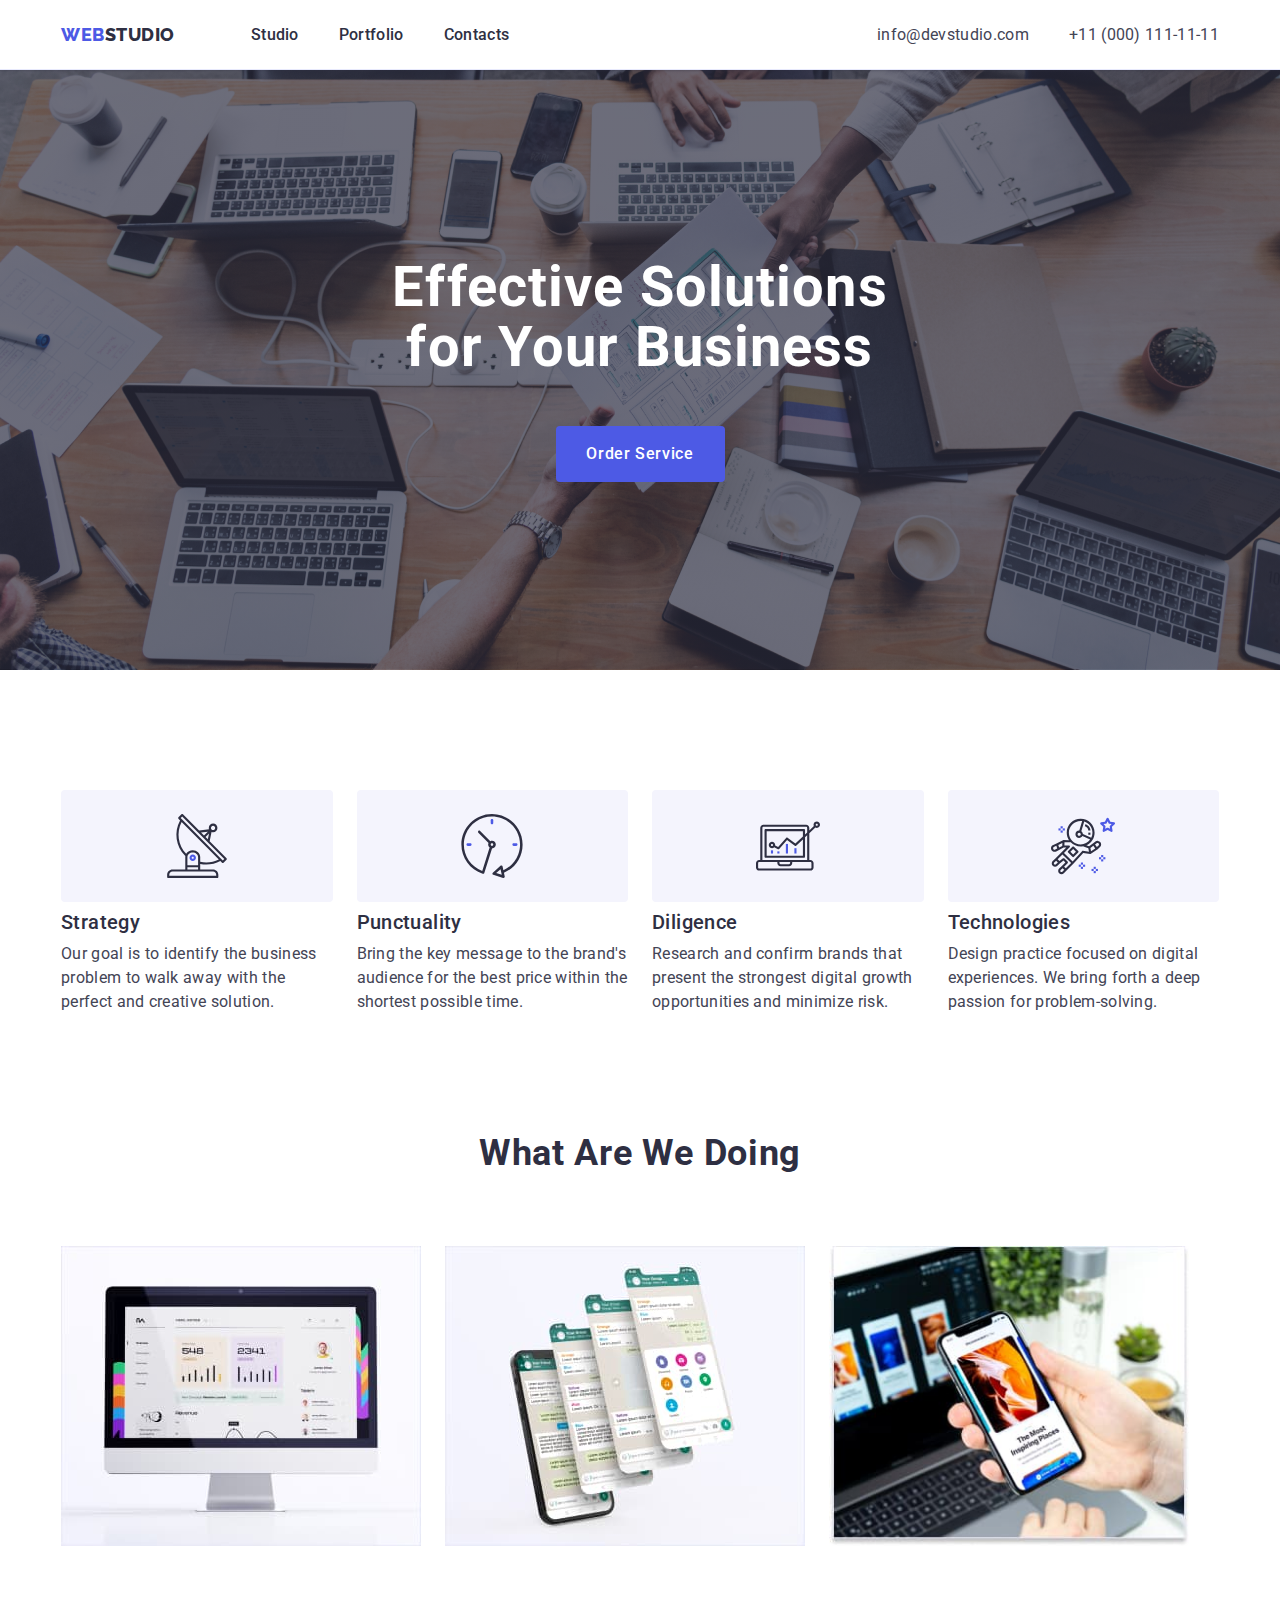
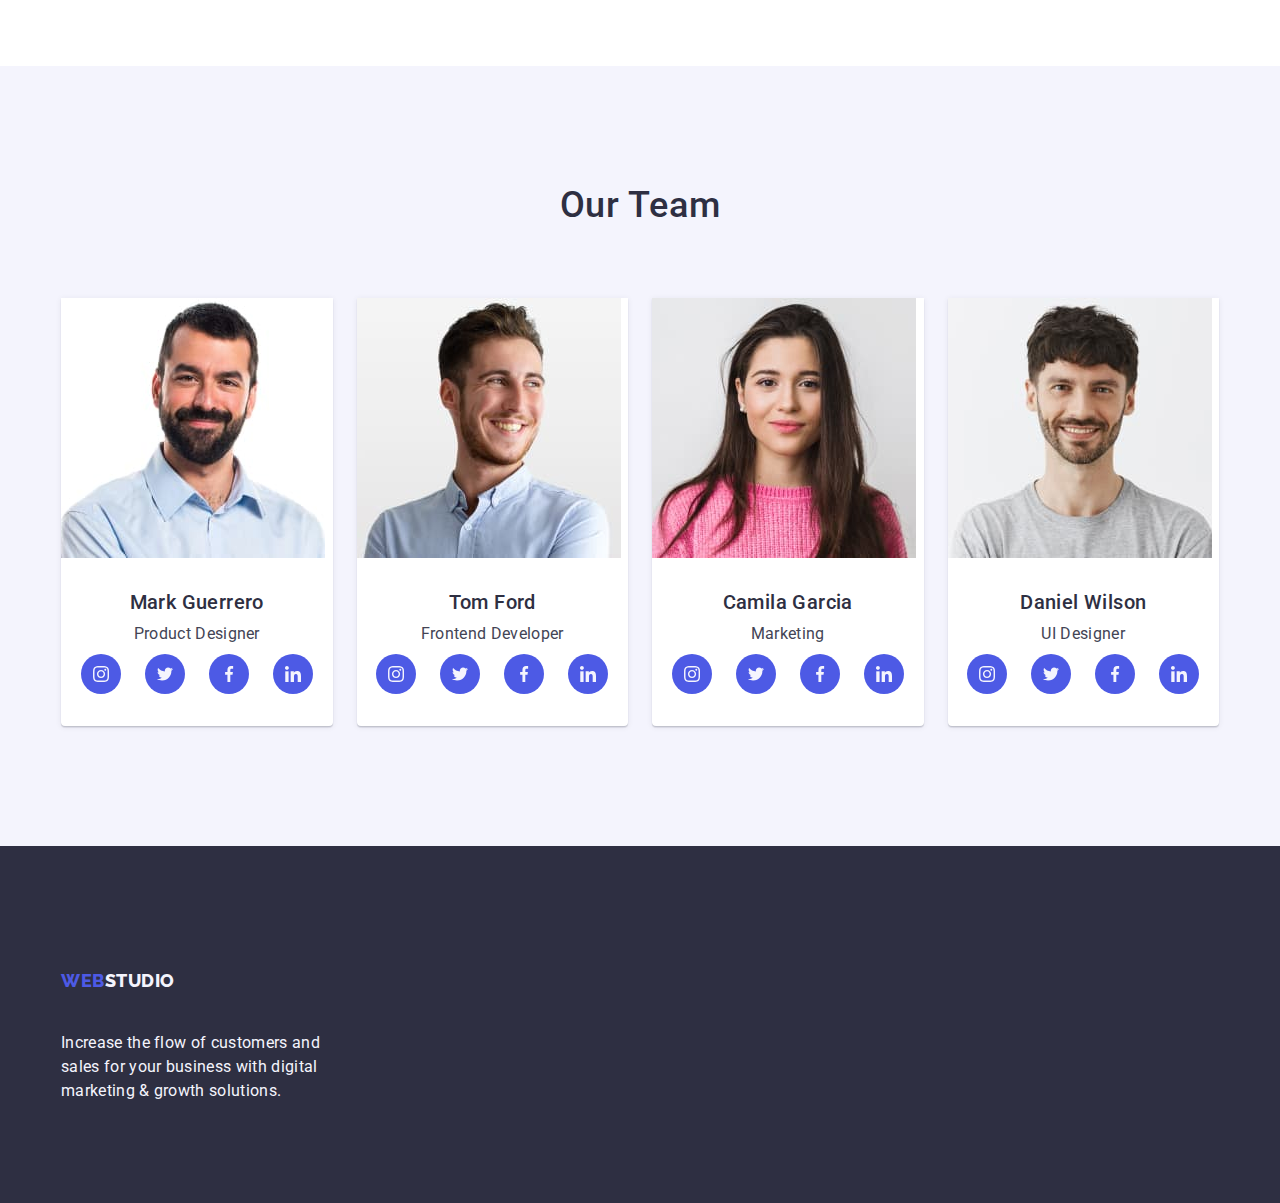
<file: index.html>
<!DOCTYPE html>
<html lang="en">
  <head>
    <meta charset="UTF-8" />
    <meta name="viewport" content="width=device-width, initial-scale=1.0" />
    <title>Homework #3</title>

    <!-- modern normalize -->
    <link
      rel="stylesheet"
      href="https://cdnjs.cloudflare.com/ajax/libs/modern-normalize/2.0.0/modern-normalize.min.css"
      integrity="sha512-4xo8blKMVCiXpTaLzQSLSw3KFOVPWhm/TRtuPVc4WG6kUgjH6J03IBuG7JZPkcWMxJ5huwaBpOpnwYElP/m6wg=="
      crossorigin="anonymous"
      referrerpolicy="no-referrer"
    />

    <link rel="preconnect" href="https://fonts.googleapis.com" />
    <link rel="preconnect" href="https://fonts.gstatic.com" crossorigin />
    <link
      href="https://fonts.googleapis.com/css2?family=Raleway:wght@100;200;300;400;500;600;700;900&family=Roboto:wght@100;300;400;500;700;900&display=swap"
      rel="stylesheet"
    />
    <link rel="stylesheet" href="./css/styles.css" />
  </head>

  <body>
    <!-- Header -->
    <header class="header">
      <div class="nav-container container">
        <nav class="nav">
          <a class="logo link" href="./index.html"
            >Web<span class="spanlogo">Studio</span></a
          >
          <ul class="list menu">
            <li class="list-header">
              <a class="link item" href="./index.html">Studio</a>
            </li>
            <li class="list-header">
              <a class="link item" href="./portfolio.html">Portfolio</a>
            </li>
            <li class="list-header">
              <a class="link item" href="">Contacts</a>
            </li>
          </ul>
        </nav>

        <address class="address">
          <ul class="list">
            <li class="item">
              <a href="mailto:info@devstudio.com" class="link contact"
                >info@devstudio.com</a
              >
            </li>
            <li class="item">
              <a href="tel:+110001111111" class="link contact"
                >+11 (000) 111-11-11</a
              >
            </li>
          </ul>
        </address>
      </div>
    </header>
    <!-- Header -->
    <main>
      <!-- Section 1 -->
      <section class="section-one">
        <div class="container">
          <h1 class="hero-header">Effective Solutions for Your Business</h1>
          <button type="button" class="button">Order Service</button>
        </div>
      </section>
      <!-- Section 1 -->

      <!-- Section 2 -->

      <section class="section-two">
        <div class="container">
          <h2 class="visually-hidden">List</h2>
          <ul class="list section-two-list">
            <li class="list-calc">
              <div class="icon-container">
                <svg xmlns="http://www.w3.org/2000/svg" width="64" height="64">
                  <use href="./images/icons.svg#antenna"></use>
                </svg>
              </div>
              <h3 class="section-header section-two-header">Strategy</h3>
              <p class="list-text">
                Our goal is to identify the business problem to walk away with
                the perfect and creative solution.
              </p>
            </li>
            <li class="list-calc">
              <div class="icon-container">
                <svg xmlns="http://www.w3.org/2000/svg" width="64" height="64">
                  <use href="./images/icons.svg#clock"></use>
                </svg>
              </div>
              <h3 class="section-header section-two-header">Punctuality</h3>
              <p class="list-text">
                Bring the key message to the brand's audience for the best price
                within the shortest possible time.
              </p>
            </li>
            <li class="list-calc">
              <div class="icon-container">
                <svg xmlns="http://www.w3.org/2000/svg" width="64" height="64">
                  <use href="./images/icons.svg#diagram"></use>
                </svg>
              </div>
              <h3 class="section-header section-two-header">Diligence</h3>
              <p class="list-text">
                Research and confirm brands that present the strongest digital
                growth opportunities and minimize risk.
              </p>
            </li>
            <li class="list-calc">
              <div class="icon-container">
                <svg xmlns="http://www.w3.org/2000/svg" width="64" height="64">
                  <use href="./images/icons.svg#astronaut"></use>
                </svg>
              </div>
              <h3 class="section-header section-two-header">Technologies</h3>
              <p class="list-text">
                Design practice focused on digital experiences. We bring forth a
                deep passion for problem-solving.
              </p>
            </li>
          </ul>
        </div>
      </section>
      <!-- Section 2 -->

      <!-- Section 3 -->
      <section class="section-three">
        <div class="container">
          <h2 class="sectionthree-header">What are we doing</h2>
          <ul class="list service">
            <li class="list-calc">
              <img
                src="./images/img1.jpg"
                alt="computer"
                width="360"
                height="300"
              />
            </li>
            <li class="list-calc">
              <img
                src="./images/img2.jpg"
                alt="cellphone"
                width="360"
                height="300"
              />
            </li>
            <li class="list-calc">
              <img
                src="./images/img3.jpg"
                alt="hands"
                width="360"
                height="300"
              />
            </li>
          </ul>
        </div>
      </section>
      <!-- Section 3 -->

      <!-- Section 4 -->
      <section class="section-four">
        <div class="container">
          <h2 class="sectionfour-header">Our Team</h2>
          <ul class="list team">
            <li class="sectionfour-list list-calc">
              <img
                src="./images/mark.jpg"
                alt="Mark Guerrero"
                width="264"
                height="260"
              />
              <div class="member-info">
                <h3 class="section-header section-four-name">Mark Guerrero</h3>
                <p class="sectionfour-text">Product Designer</p>
                <ul class="list socmed-list">
                  <!-- insagram-->
                  <li class="socmed-items">
                    <a href="#" class="socmed-link">
                      <svg
                        class="socmed-icon"
                        xmlns="http://www.w3.org/2000/svg"
                        width="16"
                        height="16"
                      >
                        <use href="./images/icons.svg#instagram"></use>
                      </svg>
                    </a>
                  </li>
                  <!-- insagram-->
                  <li class="socmed-items">
                    <a href="#" class="socmed-link">
                      <svg
                        class="socmed-icon"
                        xmlns="http://www.w3.org/2000/svg"
                        width="16"
                        height="16"
                      >
                        <use href="./images/icons.svg#twitter"></use>
                      </svg>
                    </a>
                  </li>
                  <!-- facebook-->
                  <li class="socmed-items">
                    <a href="#" class="socmed-link">
                      <svg
                        class="socmed-icon"
                        xmlns="http://www.w3.org/2000/svg"
                        width="16"
                        height="16"
                      >
                        <use href="./images/icons.svg#facebook"></use>
                      </svg>
                    </a>
                  </li>
                  <!-- facebook-->

                  <!-- linkedin-->
                  <li class="socmed-items">
                    <a href="#" class="socmed-link">
                      <svg
                        class="socmed-icon"
                        xmlns="http://www.w3.org/2000/svg"
                        width="16"
                        height="16"
                      >
                        <use href="./images/icons.svg#linkedin"></use>
                      </svg>
                    </a>
                  </li>
                </ul>
              </div>
            </li>

            <li class="sectionfour-list list-calc">
              <img
                src="./images/tom.jpg"
                alt="Tom Ford"
                width="264"
                height="260"
              />
              <div class="member-info">
                <h3 class="section-header section-four-name">Tom Ford</h3>
                <p class="sectionfour-text">Frontend Developer</p>
                <ul class="list socmed-list">
                  <!-- insagram-->
                  <li class="socmed-items">
                    <a href="#" class="socmed-link">
                      <svg
                        class="socmed-icon"
                        xmlns="http://www.w3.org/2000/svg"
                        width="16"
                        height="16"
                      >
                        <use href="./images/icons.svg#instagram"></use>
                      </svg>
                    </a>
                  </li>
                  <!-- insagram-->
                  <li class="socmed-items">
                    <a href="#" class="socmed-link">
                      <svg
                        class="socmed-icon"
                        xmlns="http://www.w3.org/2000/svg"
                        width="16"
                        height="16"
                      >
                        <use href="./images/icons.svg#twitter"></use>
                      </svg>
                    </a>
                  </li>
                  <!-- facebook-->
                  <li class="socmed-items">
                    <a href="#" class="socmed-link">
                      <svg
                        class="socmed-icon"
                        xmlns="http://www.w3.org/2000/svg"
                        width="16"
                        height="16"
                      >
                        <use href="./images/icons.svg#facebook"></use>
                      </svg>
                    </a>
                  </li>
                  <!-- facebook-->

                  <!-- linkedin-->
                  <li class="socmed-items">
                    <a href="#" class="socmed-link">
                      <svg
                        class="socmed-icon"
                        xmlns="http://www.w3.org/2000/svg"
                        width="16"
                        height="16"
                      >
                        <use href="./images/icons.svg#linkedin"></use>
                      </svg>
                    </a>
                  </li>
                </ul>
              </div>
            </li>

            <li class="sectionfour-list list-calc">
              <img
                src="./images/camila.jpg"
                alt="Camila Garcia"
                width="264"
                height="260"
              />
              <div class="member-info">
                <h3 class="section-header section-four-name">Camila Garcia</h3>
                <p class="sectionfour-text">Marketing</p>
                <ul class="list socmed-list">
                  <!-- insagram-->
                  <li class="socmed-items">
                    <a href="#" class="socmed-link">
                      <svg
                        class="socmed-icon"
                        xmlns="http://www.w3.org/2000/svg"
                        width="16"
                        height="16"
                      >
                        <use href="./images/icons.svg#instagram"></use>
                      </svg>
                    </a>
                  </li>
                  <!-- insagram-->
                  <li class="socmed-items">
                    <a href="#" class="socmed-link">
                      <svg
                        class="socmed-icon"
                        xmlns="http://www.w3.org/2000/svg"
                        width="16"
                        height="16"
                      >
                        <use href="./images/icons.svg#twitter"></use>
                      </svg>
                    </a>
                  </li>
                  <!-- facebook-->
                  <li class="socmed-items">
                    <a href="#" class="socmed-link">
                      <svg
                        class="socmed-icon"
                        xmlns="http://www.w3.org/2000/svg"
                        width="16"
                        height="16"
                      >
                        <use href="./images/icons.svg#facebook"></use>
                      </svg>
                    </a>
                  </li>
                  <!-- facebook-->

                  <!-- linkedin-->
                  <li class="socmed-items">
                    <a href="#" class="socmed-link">
                      <svg
                        class="socmed-icon"
                        xmlns="http://www.w3.org/2000/svg"
                        width="16"
                        height="16"
                      >
                        <use href="./images/icons.svg#linkedin"></use>
                      </svg>
                    </a>
                  </li>
                </ul>
              </div>
            </li>

            <li class="sectionfour-list list-calc">
              <img
                src="./images/daniel.jpg"
                alt="Daniel Wilson"
                width="264"
                height="260"
              />
              <div class="member-info">
                <h3 class="section-header section-four-name">Daniel Wilson</h3>
                <p class="sectionfour-text">UI Designer</p>
                <ul class="list socmed-list">
                  <!-- insagram-->
                  <li class="socmed-items">
                    <a href="#" class="socmed-link">
                      <svg
                        class="socmed-icon"
                        xmlns="http://www.w3.org/2000/svg"
                        width="16"
                        height="16"
                      >
                        <use href="./images/icons.svg#instagram"></use>
                      </svg>
                    </a>
                  </li>
                  <!-- insagram-->
                  <li class="socmed-items">
                    <a href="#" class="socmed-link">
                      <svg
                        class="socmed-icon"
                        xmlns="http://www.w3.org/2000/svg"
                        width="16"
                        height="16"
                      >
                        <use href="./images/icons.svg#twitter"></use>
                      </svg>
                    </a>
                  </li>
                  <!-- facebook-->
                  <li class="socmed-items">
                    <a href="#" class="socmed-link">
                      <svg
                        class="socmed-icon"
                        xmlns="http://www.w3.org/2000/svg"
                        width="16"
                        height="16"
                      >
                        <use href="./images/icons.svg#facebook"></use>
                      </svg>
                    </a>
                  </li>
                  <!-- facebook-->

                  <!-- linkedin-->
                  <li class="socmed-items">
                    <a href="#" class="socmed-link">
                      <svg
                        class="socmed-icon"
                        xmlns="http://www.w3.org/2000/svg"
                        width="16"
                        height="16"
                      >
                        <use href="./images/icons.svg#linkedin"></use>
                      </svg>
                    </a>
                  </li>
                </ul>
              </div>
            </li>
          </ul>
        </div>
      </section>
      <!-- Section 4 -->
    </main>

    <footer class="footer">
      <div class="container">
        <a href="./index.html" class="logo link footer-link"
          >Web<span class="logofooter">Studio</span></a
        >
        <p class="footerp">
          Increase the flow of customers and sales for your business with
          digital marketing & growth solutions.
        </p>
      </div>
    </footer>
  </body>
</html>
</file>
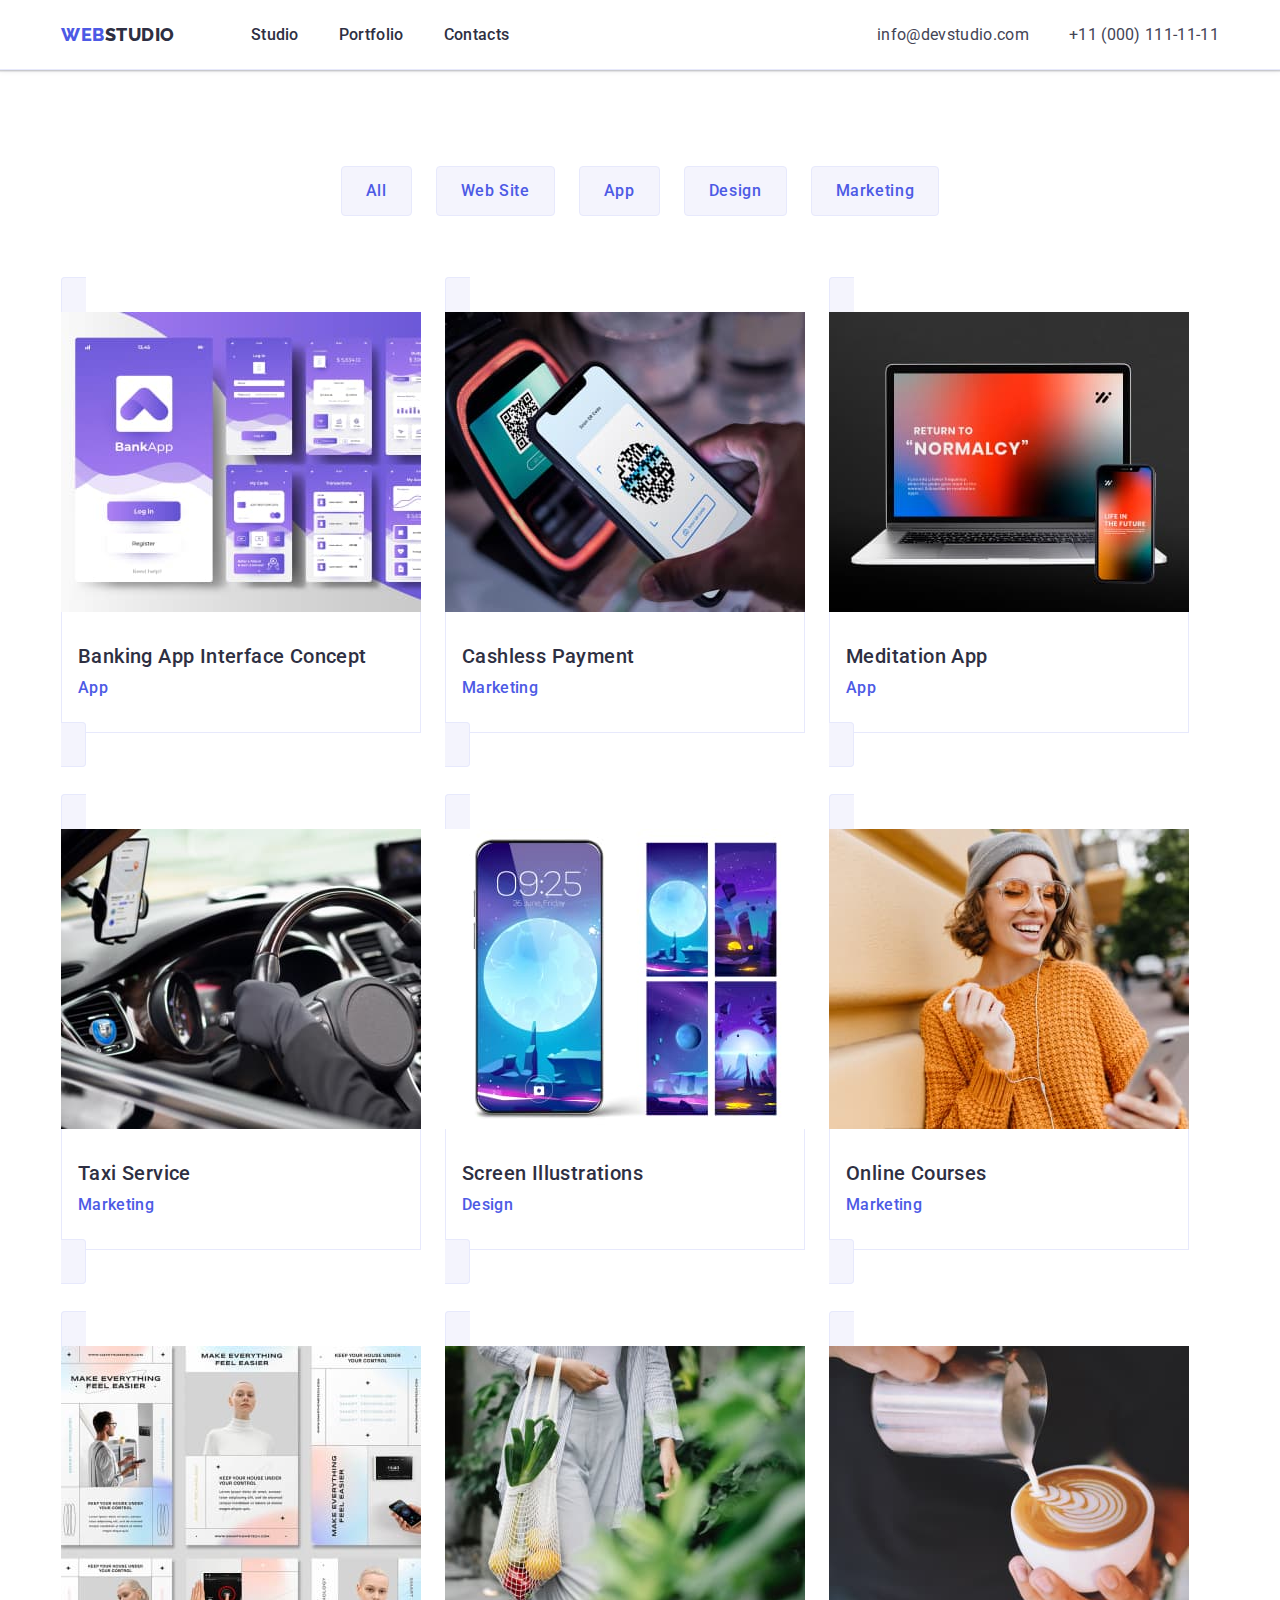
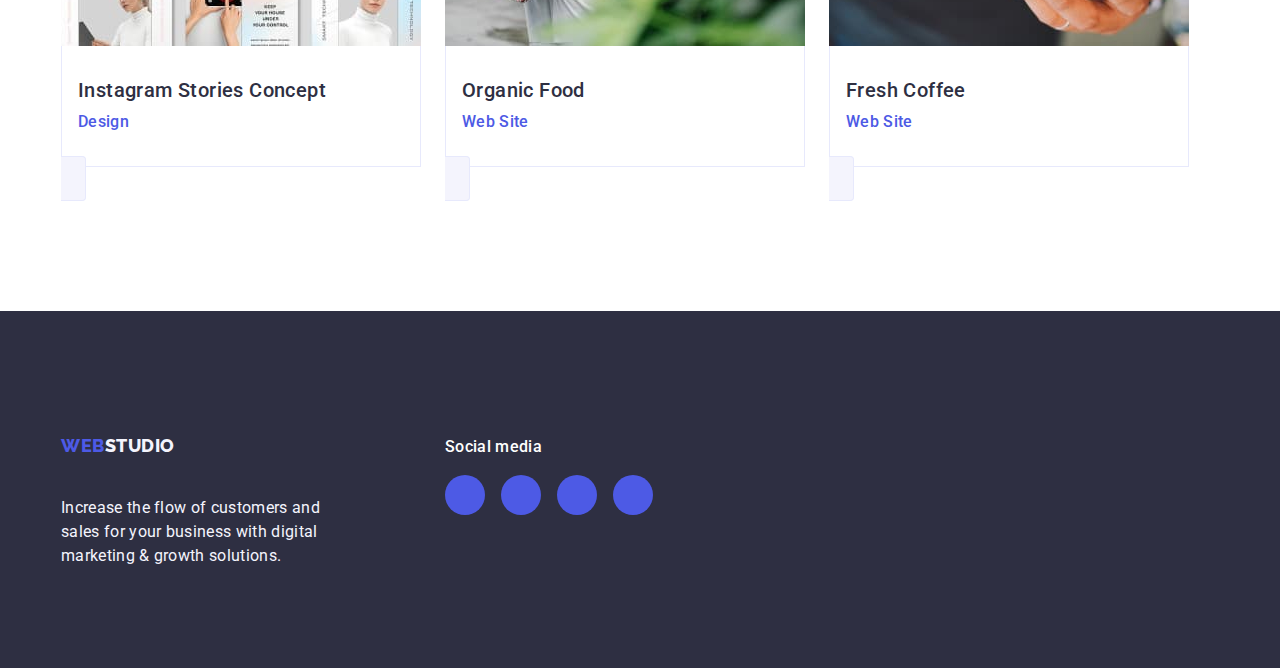
<file: portfolio.html>
<!DOCTYPE html>
<html lang="en">
  <head>
    <meta charset="UTF-8" />
    <meta name="viewport" content="width=device-width, initial-scale=1.0" />
    <title>Portfolio</title>

    <!-- modern normalize -->
    <link
      rel="stylesheet"
      href="https://cdnjs.cloudflare.com/ajax/libs/modern-normalize/2.0.0/modern-normalize.min.css"
      integrity="sha512-4xo8blKMVCiXpTaLzQSLSw3KFOVPWhm/TRtuPVc4WG6kUgjH6J03IBuG7JZPkcWMxJ5huwaBpOpnwYElP/m6wg=="
      crossorigin="anonymous"
      referrerpolicy="no-referrer"
    />

    <link rel="preconnect" href="https://fonts.googleapis.com" />
    <link rel="preconnect" href="https://fonts.gstatic.com" crossorigin />
    <link
      href="https://fonts.googleapis.com/css2?family=Montserrat:wght@600&family=Raleway:wght@800&family=Roboto:wght@400;500;700;900&display=swap"
      rel="stylesheet"
    />
    <link rel="stylesheet" href="./css/styles.css" />
  </head>
  <body>
    <!-- Header -->
    <header class="header">
      <div class="nav-container container">
        <nav class="nav">
          <a class="logo link" href="./index.html"
            >Web<span class="spanlogo">Studio</span></a
          >
          <ul class="list menu">
            <li class="list-header">
              <a class="link item" href="./index.html">Studio</a>
            </li>
            <li class="list-header">
              <a class="link item" href="./portfolio.html">Portfolio</a>
            </li>
            <li class="list-header">
              <a class="link item" href="">Contacts</a>
            </li>
          </ul>
        </nav>

        <address class="address">
          <ul class="list">
            <li class="item">
              <a href="mailto:info@devstudio.com" class="link contact"
                >info@devstudio.com</a
              >
            </li>
            <li class="item">
              <a href="tel:+110001111111" class="link contact"
                >+11 (000) 111-11-11</a
              >
            </li>
          </ul>
        </address>
      </div>
    </header>

    <!-- Main -->

    <main>
      <section class="main-portfolio">
        <div class="container">
          <h1 class="visually-hidden">Services</h1>
          <ul class="list btn">
            <li><button type="button" class="btn-item">All</button></li>
            <li><button type="button" class="btn-item">Web Site</button></li>
            <li><button type="button" class="btn-item">App</button></li>
            <li><button type="button" class="btn-item">Design</button></li>
            <li><button type="button" class="btn-item">Marketing</button></li>
          </ul>

          <ul class="list service-portoflio">
            <li class="list-calc">
              <a class="btn-item">
                <img
                  src="./images/banking-app.jpg"
                  alt="banking app"
                  width="360"
                />
                <div class="service-text">
                  <h2 class="section-header">Banking App Interface Concept</h2>
                  <p class="list-text">App</p>
                </div>
              </a>
            </li>

            <li class="list-calc">
              <a class="btn-item">
                <img
                  src="./images/cashless-payment.jpg"
                  alt="cashless payment"
                  width="360"
                />
                <div class="service-text">
                  <h2 class="section-header">Cashless Payment</h2>
                  <p class="list-text">Marketing</p>
                </div>
              </a>
            </li>

            <li class="list-calc">
              <a class="btn-item">
                <img
                  src="./images/meditation-app.jpg"
                  alt="meditation app"
                  width="360"
                />
                <div class="service-text">
                  <h2 class="section-header">Meditation App</h2>
                  <p class="list-text">App</p>
                </div>
              </a>
            </li>

            <li class="list-calc">
              <a class="btn-item">
                <img
                  src="./images/taxi-service.jpg"
                  alt="taxi service"
                  width="360"
                />
                <div class="service-text">
                  <h2 class="section-header">Taxi Service</h2>
                  <p class="list-text">Marketing</p>
                </div>
              </a>
            </li>

            <li class="list-calc">
              <a class="btn-item">
                <img
                  src="./images/screen-illustrations.jpg"
                  alt="screen illustrations"
                  width="360"
                />
                <div class="service-text">
                  <h2 class="section-header">Screen Illustrations</h2>
                  <p class="list-text">Design</p>
                </div>
              </a>
            </li>

            <li class="list-calc">
              <a class="btn-item">
                <img
                  src="./images/online-courses.jpg"
                  alt="online courses"
                  width="360"
                />
                <div class="service-text">
                  <h2 class="section-header">Online Courses</h2>
                  <p class="list-text">Marketing</p>
                </div>
              </a>
            </li>

            <li class="list-calc">
              <a class="btn-item">
                <img
                  src="./images/instragram.jpg"
                  alt="instragram"
                  width="360"
                />
                <div class="service-text">
                  <h2 class="section-header">Instagram Stories Concept</h2>
                  <p class="list-text">Design</p>
                </div>
              </a>
            </li>
            <li class="list-calc">
              <a class="btn-item">
                <img
                  src="./images/organic-food.jpg"
                  alt="organic food"
                  width="360"
                />
                <div class="service-text">
                  <h2 class="section-header">Organic Food</h2>
                  <p class="list-text">Web Site</p>
                </div>
              </a>
            </li>

            <li class="list-calc">
              <a class="btn-item">
                <img
                  src="./images/fresh-coffee.jpg"
                  alt="fresh coffee"
                  width="360"
                />
                <div class="service-text">
                  <h2 class="section-header">Fresh Coffee</h2>
                  <p class="list-text">Web Site</p>
                </div>
              </a>
            </li>
          </ul>
        </div>
      </section>
    </main>

    <!--footer-->
    <footer class="footer">
      <div class="container footer-container">
        <div class="footer-wrapper">
          <a href="./index.html" class="logo link footer-link"
            >Web<span class="logofooter">Studio</span></a
          >
          <p class="footerp">
            Increase the flow of customers and sales for your business with
            digital marketing & growth solutions.
          </p>
        </div>

        <div class="footer-wrapper">
          <p class="footer-psocmed">Social media</p>
          <ul class="list footer-socmed">
            <!-- insagram-->
            <li class="footer-socmed-icons">
              <a href="#" class="footer-socmed-link">
                <svg
                  class="footer-socmed-icon"
                  xmlns="http://www.w3.org/2000/svg"
                  width="24"
                  height="24"
                >
                  <use href="./images/icons.svg#footer-instagram"></use>
                </svg>
              </a>
            </li>
            <!-- insagram-->
            <li class="footer-socmed-icons">
              <a href="#" class="footer-socmed-link">
                <svg
                  class="footer-socmed-icon"
                  xmlns="http://www.w3.org/2000/svg"
                  width="24"
                  height="24"
                >
                  <use href="./images/icons.svg#footer-twitter"></use>
                </svg>
              </a>
            </li>
            <!-- facebook-->
            <li class="footer-socmed-icons">
              <a href="#" class="footer-socmed-link">
                <svg
                  class="footer-socmed-icon"
                  xmlns="http://www.w3.org/2000/svg"
                  width="24"
                  height="24"
                >
                  <use href="./images/icons.svg#footer-facebook"></use>
                </svg>
              </a>
            </li>
            <!-- facebook-->

            <!-- linkedin-->
            <li class="footer-socmed-icons">
              <a href="#" class="footer-socmed-link">
                <svg
                  class="footer-socmed-icon"
                  xmlns="http://www.w3.org/2000/svg"
                  width="24"
                  height="24"
                >
                  <use href="./images/icons.svg#footer-linkedin"></use>
                </svg>
              </a>
            </li>
          </ul>
        </div>
      </div>
    </footer>
  </body>
</html>
</file>
<file: css/styles.css>
* {
  padding: 0;
  margin: 0;
}

:root {
  --Roboto: "Roboto", sans-serif;
  --Raleway: "Raleway", sans-serif;
  --White: #ffffff;
  --Slate: #434455;
  --Navy-blue: #2e2f42;
  --Ocean: #404bbf;
  --Iris: #4d5ae5;
  --Cloud: #f4f4fd;
  --Cornflower: #e7e9fc;
  --Green: #31d0aa;
  --light-slate: #8e8f99;
}

.container {
  width: 1158px;
  margin: 0 auto;
  padding: 0 15px;
}

.nav-container {
  display: flex;
  justify-content: space-between;
}

.nav,
.address {
  display: flex;
  align-items: center;
}

.menu {
  display: flex;
  gap: 40px;
}

.address > .list {
  display: flex;
  gap: 40px;
}

.header {
  border-bottom: 1px solid var(--Cornflower);
  box-shadow: 0px 2px 1px rgba(46, 47, 66, 0.08),
    0px 1px 1px rgba(46, 47, 66, 0.16), 0px 1px 6px rgba(46, 47, 66, 0.08);
}

.list {
  list-style: none;
}

.address {
  font-style: normal;
}

.contact {
  font-size: 16px;
  line-height: 1.5;
  letter-spacing: 0.02em;
  color: var(--Slate);
}

.list-header {
  font-weight: 500;
  font-size: 16px;
  line-height: 1.5;
  letter-spacing: 0.02em;
  color: var(--Navy-blue);
}

body {
  font-family: var(--Roboto);
  color: var(--Slate);
  background-color: var(--White);
}

.link {
  text-decoration: none;
  padding: 24px 0;
}

.item {
  font-size: 16px;
  line-height: 1.5;
  letter-spacing: 0.02em;
  color: var(--Navy-blue);
  text-decoration: none;
}

.link:focus,
.link:hover {
  color: var(--Ocean);
}

/* logo */
.logo {
  font-family: var(--Raleway);
  font-weight: 800;
  font-size: 18px;
  line-height: 1.17;
  letter-spacing: 0.03em;
  text-transform: uppercase;
  color: var(--Iris);
  margin-right: 76px;
}

.spanlogo {
  color: var(--Navy-blue);
}

.logofooter {
  color: var(--Cloud);
}

/* section one */
.section-one {
  background-color: var(--Navy-blue);
  font-family: var(--Roboto);
  padding: 188px 0;
  background-image: linear-gradient(
      rgba(46, 47, 66, 0.7),
      rgba(46, 47, 66, 0.7)
    ),
    url(../images/hero-people-office.jpg);

  background-repeat: no-repeat;
  background-position: center;
  background-size: cover;
  max-width: 1440px;
}

.icon-container {
  display: flex;
  align-items: center;
  justify-content: center;
  height: 112px;
  background-color: var(--Cloud);
  border-radius: 4px;
  margin-bottom: 8px;
}

.button {
  background-color: var(--Iris);
  font-family: var(--Roboto);
  font-weight: 500;
  font-size: 16px;
  line-height: 1.5;
  letter-spacing: 0.04em;
  color: var(--White);
  cursor: pointer;
  height: 56px;
  border: none;
  min-width: 169px;
  border-radius: 4px;
  display: block;
  margin: 0 auto;
}

.button:hover,
.button:focus {
  background-color: var(--Ocean);
}

.hero-header {
  font-size: 56px;
  line-height: 1.07;
  text-align: center;
  letter-spacing: 0.02em;
  color: var(--White);
  max-width: 496px;
  margin: 0 auto 48px;
}

.list-text {
  line-height: 1.5;
  letter-spacing: 0.02em;
}

.section-header {
  font-size: 20px;
  line-height: 1.2;
  letter-spacing: 0.02em;
  color: var(--Navy-blue);
  font-weight: 500;
  margin-bottom: 8px;
}

/* section two */

.section-two {
  padding: 120px 0;
}

.visually-hidden {
  position: absolute;
  width: 1px;
  height: 1px;
  margin: -1px;
  border: 0;
  padding: 0;
  white-space: nowrap;
  clip-path: inset(100%);
  clip: rect(0 0 0 0);
  overflow: hidden;
}
.section-two-list {
  display: flex;
  gap: 24px;
}

.section-two-header {
  margin-bottom: 8px;
}
.list-calc {
  flex-basis: calc((100% - 72px) / 4);
}

/*section three*/
.section-three {
  padding-bottom: 120px;
}

.sectionthree-header {
  font-size: 36px;
  line-height: 1.11;
  text-align: center;
  letter-spacing: 0.02em;
  text-transform: capitalize;
  color: var(--Navy-blue);
  margin-bottom: 72px;
}

.service {
  display: flex;
  gap: 24px;
}
/*section four*/

.sectionfour-header {
  font-weight: 500;
  font-size: 36px;
  line-height: 1.11;
  letter-spacing: 0.02em;
  color: var(--Navy-blue);
  text-transform: capitalize;
  text-align: center;
  margin-bottom: 72px;
}

.sectionfour-text {
  font-size: 16px;
  line-height: 1.5;
  letter-spacing: 0.02em;
  color: var(--Slate);
  text-align: center;
}

.sectionfour-list {
  background-color: var(--White);
  border-radius: 0px 0px 4px 4px;
  box-shadow: 0px 1px 6px rgba(46, 47, 66, 0.08),
    0px 1px 1px rgba(46, 47, 66, 0.16), 0px 2px 1px rgba(46, 47, 66, 0.08);
}

.section-four {
  background-color: var(--Cloud);
  padding: 120px 0;
}

.section-four-name {
  text-align: center;
  margin-bottom: 8px;
}

.team {
  display: flex;
  gap: 24px;
}

.member-info {
  padding: 32px 0;
}

.socmed-list {
  display: flex;
  justify-content: center;
  gap: 24px;
  margin-top: 8px;
}

.socmed-icon {
  fill: var(--Cloud);
  gap: 24px;
  align-items: center;
}

.socmed-items {
  width: 40px;
  height: 40px;
}

.socmed-link {
  width: 100%;
  height: 100%;
  background-color: var(--Iris);
  justify-content: center;
  border-radius: 50%;
  display: flex;
  align-items: center;
}

.socmed-link:hover,
.socmed-link:focus {
  background-color: var(--Ocean);
}
/*img block*/
img {
  display: block;
}

/*section five*/

.section-five {
  padding: 120px 0;
}

.section-five-header {
  font-size: 36px;
  line-height: 1.11;
  color: var(--Navy-blue);
  margin-bottom: 72px;
  text-align: center;
}

.customer {
  display: flex;
  gap: 24px;
}

.customer-list {
  width: calc((100% - 120px) / 6);
  height: 88px;
}

.customer-link {
  width: 100%;
  height: 100%;
  border: 1px solid var(--light-slate);
  border-radius: 4px;
  display: flex;
  align-items: center;
  justify-content: center;
  color: var(--light-slate);
}

.customer-link:hover,
.customer-link:focus {
  border-color: var(--Ocean);
  color: var(--Ocean);
}

.customer-icon {
  fill: currentColor;
}

/* footer */

.footer-psocmed {
  font-weight: 500;
  font-size: 16px;
  line-height: 1.5;
  letter-spacing: 0.02em;
  color: var(--White);
  margin-bottom: 16px;
}

.footer-wrapper {
  margin-right: 120px;
}

.footer-container {
  display: flex;
  align-items: baseline;
}

.footer-socmed {
  display: flex;
  gap: 16px;
}

.footer-socmed-icons {
  width: 40px;
  height: 40px;
}

.footer-socmed-link {
  width: 100%;
  height: 100%;
  background-color: var(--Iris);
  border-radius: 50%;
  display: flex;
  align-items: center;
  justify-content: center;
}

.footer-socmed-link:hover,
.footer-socmed-link:focus {
  background-color: var(--Green);
}
.footer-socmed-icon {
  fill: var(--Cloud);
}
/* footer logo */
.footer {
  line-height: 1.5;
  letter-spacing: 0.02em;
  font-family: "Roboto", sans-serif;
  background-color: var(--Navy-blue);
  padding: 100px 0;
}

.footer-link {
  display: inline-block;
  margin-bottom: 16px;
}

.footerp {
  color: var(--Cloud);
  max-width: 264px;
}

/*Portfolio*/
.btn {
  display: flex;
  justify-content: center;
  gap: 24px;
  margin-bottom: 72px;
}
.btn-item {
  font-family: var(--Roboto);
  font-weight: 500;
  font-size: 16px;
  line-height: 1.5;
  letter-spacing: 0.04em;
  color: var(--Iris);
  background-color: var(--Cloud);
  cursor: pointer;
  border: 1px solid var(--Cornflower);
  padding: 12px 24px;
  border-radius: 4px;
}

.btn-item:focus,
.btn-item:hover {
  color: var(--White);
  background-color: var(--Ocean);
  border: 1px solid transparent;
  box-shadow: 0px 3px 1px rgba(0, 0, 0, 0.1), 0px 2px 1px rgba(0, 0, 0, 0.08),
    0px 2px 2px rgba(0, 0, 0, 0.12);
}

.main-portfolio {
  padding: 96px 0 120px 0;
}

.service-portoflio {
  display: flex;
  flex-wrap: wrap;
  column-gap: 24px;
  row-gap: 48px;
}

.service-text {
  padding: 32px 16px;
  border: 1px solid var(--Cornflower);
  border-top: none;
}

.services-link {
  display: block;
}

.services-link:hover,
.services-link:focus {
  box-shadow: 0px 1px 6px rgba(46, 47, 66, 0.08),
    0px 1px 1px rgba(46, 47, 66, 0.16), 0px 2px 1px rgba(46, 47, 66, 0.08);
}
</file>
